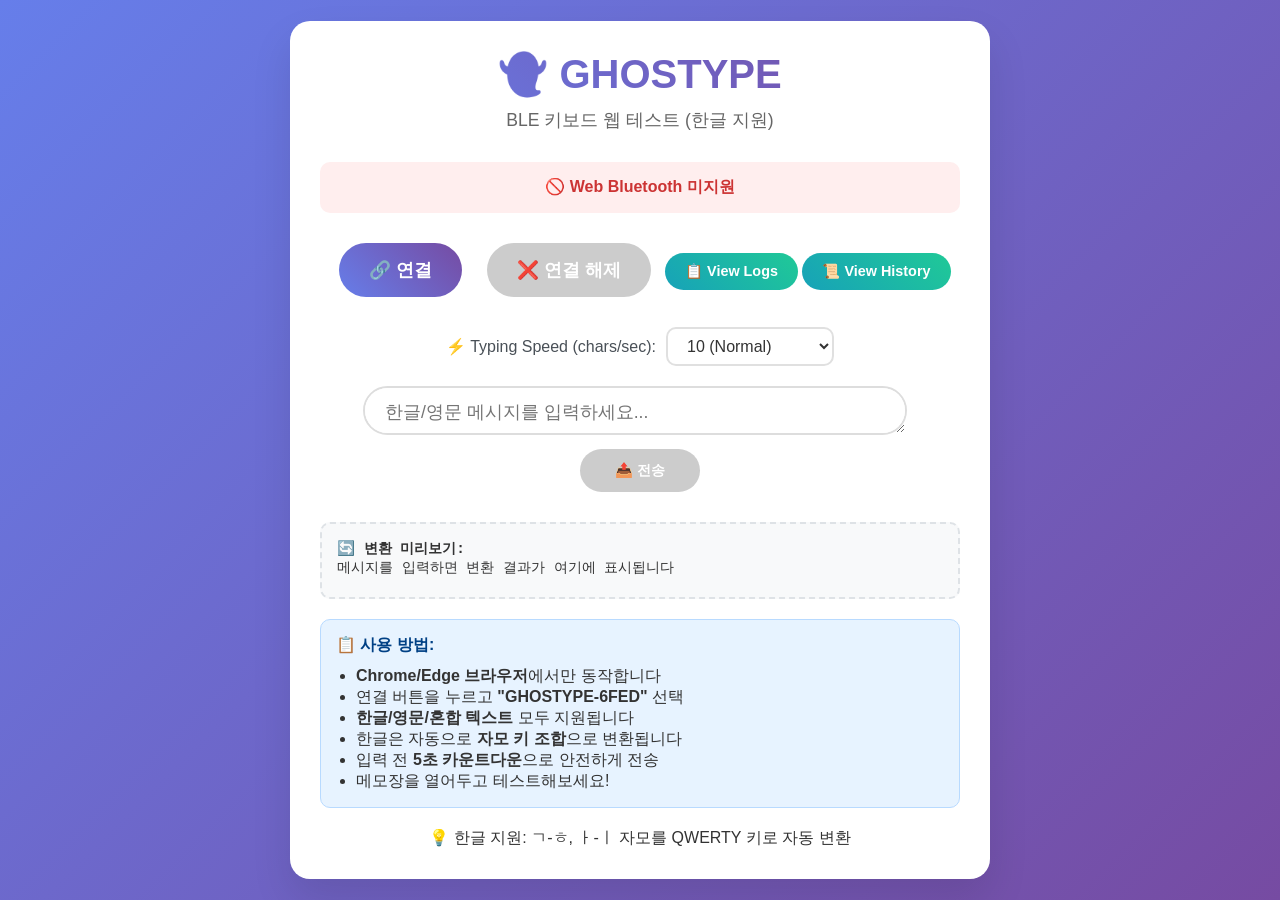
<file: ghosType/Front/index.html>
<!DOCTYPE html>
<html lang="ko">
<head>
    <meta charset="UTF-8">
    <meta name="viewport" content="width=device-width, initial-scale=1.0">
    <title>GHOSTYPE BLE 테스트 (한글 지원)</title>
    <style>
        * {
            margin: 0;
            padding: 0;
            box-sizing: border-box;
        }

        body {
            font-family: 'Segoe UI', Tahoma, Geneva, Verdana, sans-serif;
            background: linear-gradient(135deg, #667eea 0%, #764ba2 100%);
            min-height: 100vh;
            display: flex;
            justify-content: center;
            align-items: center;
            color: #333;
        }

        .container {
            background: white;
            border-radius: 20px;
            padding: 30px;
            box-shadow: 0 20px 40px rgba(0,0,0,0.1);
            width: 90%;
            max-width: 700px;
            text-align: center;
        }

        .logo {
            font-size: 2.5em;
            font-weight: bold;
            background: linear-gradient(45deg, #667eea, #764ba2);
            -webkit-background-clip: text;
            background-clip: text;
            -webkit-text-fill-color: transparent;
            color: transparent;
            margin-bottom: 10px;
        }

        .subtitle {
            color: #666;
            margin-bottom: 30px;
            font-size: 1.1em;
        }

        .status {
            padding: 15px;
            border-radius: 10px;
            margin: 20px 0;
            font-weight: bold;
            transition: all 0.3s ease;
        }

        .status.disconnected { background: #fee; color: #c33; }
        .status.connecting { background: #fff3cd; color: #856404; }
        .status.connected { background: #d4edda; color: #155724; }

        button {
            background: linear-gradient(45deg, #667eea, #764ba2);
            color: white;
            border: none;
            padding: 15px 30px;
            border-radius: 50px;
            font-size: 1.1em;
            font-weight: bold;
            cursor: pointer;
            margin: 10px;
            transition: all 0.3s ease;
            min-width: 120px;
        }

        button:hover {
            transform: translateY(-2px);
            box-shadow: 0 10px 20px rgba(0,0,0,0.2);
        }

        button:disabled {
            background: #ccc;
            cursor: not-allowed;
            transform: none;
            box-shadow: none;
        }

        .typing-speed-control {
            margin: 20px 0;
            display: flex;
            align-items: center;
            justify-content: center;
            gap: 10px;
        }

        .typing-speed-control label {
            color: #495057;
            font-weight: 500;
        }

        .typing-speed-control select {
            padding: 8px 15px;
            border-radius: 10px;
            border: 2px solid #e0e0e0;
            background: white;
            color: #333;
            font-size: 1em;
            cursor: pointer;
            transition: all 0.3s ease;
        }

        .typing-speed-control select:hover {
            border-color: #007bff;
            box-shadow: 0 0 0 3px rgba(0, 123, 255, 0.1);
        }

        .typing-speed-control select:focus {
            outline: none;
            border-color: #007bff;
            box-shadow: 0 0 0 3px rgba(0, 123, 255, 0.2);
        }

        .message-area {
            margin: 20px 0;
        }

        input[type="text"], textarea {
            width: 85%;
            padding: 12px 20px;
            border: 2px solid #ddd;
            border-radius: 25px;
            font-size: 1.1em;
            margin-right: 10px;
            transition: all 0.3s ease;
            font-family: inherit;
        }

        input[type="text"]:focus, textarea:focus {
            outline: none;
            border-color: #667eea;
        }

        .send-btn {
            padding: 12px 20px;
            font-size: 0.9em;
        }

        .conversion-preview {
            background: #f8f9fa;
            border: 2px dashed #dee2e6;
            border-radius: 10px;
            padding: 15px;
            margin: 15px 0;
            font-family: 'Courier New', monospace;
            font-size: 0.9em;
            text-align: left;
            min-height: 60px;
            transition: all 0.3s ease;
        }

        .conversion-preview.korean {
            border-color: #28a745;
            background: #d4edda;
        }

        .conversion-preview.english {
            border-color: #007bff;
            background: #d1ecf1;
        }

        .conversion-preview.mixed {
            border-color: #ffc107;
            background: #fff3cd;
        }

        .protocol-info {
            font-size: 0.8em;
            color: #6c757d;
            margin-top: 5px;
        }

        .log {
            background: #f8f9fa;
            border: 1px solid #dee2e6;
            border-radius: 10px;
            padding: 15px;
            margin: 20px 0;
            max-height: 300px;
            overflow-y: auto;
            text-align: left;
            font-family: 'Courier New', monospace;
            font-size: 0.9em;
        }

        /* Log Modal Styles */
        .log-modal {
            position: fixed;
            top: 0;
            left: 0;
            width: 100%;
            height: 100%;
            background: rgba(0, 0, 0, 0.6);
            display: flex;
            justify-content: center;
            align-items: center;
            z-index: 1001;
            backdrop-filter: blur(5px);
        }

        .log-modal-content {
            background: white;
            padding: 30px;
            border-radius: 20px;
            box-shadow: 0 30px 60px rgba(0,0,0,0.3);
            max-width: 800px;
            width: 90%;
            max-height: 80vh;
            display: flex;
            flex-direction: column;
            animation: modalSlide 0.3s ease-out;
        }

        .log-modal-header {
            display: flex;
            justify-content: space-between;
            align-items: center;
            margin-bottom: 20px;
        }

        .log-modal-title {
            font-size: 1.5em;
            font-weight: bold;
            color: #333;
        }

        .log-modal-close {
            background: #dc3545;
            color: white;
            border: none;
            width: 35px;
            height: 35px;
            border-radius: 50%;
            font-size: 1.2em;
            cursor: pointer;
            display: flex;
            align-items: center;
            justify-content: center;
            transition: all 0.3s ease;
        }

        .log-modal-close:hover {
            background: #c82333;
            transform: rotate(90deg);
        }

        .log-modal-body {
            flex: 1;
            overflow-y: auto;
            background: #f8f9fa;
            border: 1px solid #dee2e6;
            border-radius: 10px;
            padding: 15px;
            font-family: 'Courier New', monospace;
            font-size: 0.9em;
        }

        .view-logs-btn {
            background: linear-gradient(45deg, #17a2b8, #20c997);
            padding: 10px 20px;
            font-size: 0.9em;
            margin: 10px 0;
        }

        .view-logs-btn:hover {
            background: linear-gradient(45deg, #138496, #1aa379);
        }

        .log-entry {
            margin: 5px 0;
            padding: 5px;
            border-radius: 5px;
        }

        .log-info { background: #d1ecf1; color: #0c5460; }
        .log-success { background: #d4edda; color: #155724; }
        .log-error { background: #f8d7da; color: #721c24; }
        .log-data { background: #fff3cd; color: #856404; }

        .test-buttons {
            display: flex;
            flex-wrap: wrap;
            gap: 10px;
            justify-content: center;
            margin: 15px 0;
        }

        .test-btn {
            padding: 8px 16px;
            font-size: 0.9em;
            border-radius: 20px;
            background: linear-gradient(45deg, #28a745, #20c997);
        }

        .test-btn:hover {
            background: linear-gradient(45deg, #218838, #1ea383);
        }

        .korean-test-btn {
            background: linear-gradient(45deg, #dc3545, #e83e8c);
        }

        .korean-test-btn:hover {
            background: linear-gradient(45deg, #c82333, #d91a72);
        }

        .special-btn {
            background: linear-gradient(45deg, #6f42c1, #e83e8c);
        }

        .special-btn:hover {
            background: linear-gradient(45deg, #5a2d91, #d91a72);
        }


        /* 카운트다운 모달 스타일 */
        .countdown-modal {
            position: fixed;
            top: 0;
            left: 0;
            width: 100%;
            height: 100%;
            background: rgba(0, 0, 0, 0.8);
            display: flex;
            justify-content: center;
            align-items: center;
            z-index: 1000;
            backdrop-filter: blur(5px);
        }

        .countdown-content {
            background: white;
            padding: 40px;
            border-radius: 20px;
            text-align: center;
            box-shadow: 0 30px 60px rgba(0,0,0,0.3);
            max-width: 500px;
            width: 90%;
            animation: modalSlide 0.3s ease-out;
        }

        .countdown-instruction {
            margin: 20px 0;
            padding: 20px;
            background: #f8f9fa;
            border-radius: 10px;
            border-left: 4px solid #667eea;
        }

        .countdown-instruction p {
            margin: 10px 0;
            color: #555;
            line-height: 1.5;
        }

        .countdown-instruction strong {
            color: #333;
        }

        @keyframes modalSlide {
            from {
                transform: translateY(-50px);
                opacity: 0;
            }
            to {
                transform: translateY(0);
                opacity: 1;
            }
        }

        .countdown-number {
            font-size: 4em;
            font-weight: bold;
            color: #667eea;
            margin: 20px 0;
            text-shadow: 0 2px 10px rgba(102, 126, 234, 0.3);
            animation: pulse 1s ease-in-out infinite;
        }

        @keyframes pulse {
            0%, 100% { transform: scale(1); }
            50% { transform: scale(1.1); }
        }

        .countdown-message {
            font-size: 1.2em;
            color: #333;
            margin: 20px 0;
        }

        .countdown-preview {
            background: #f8f9fa;
            border: 2px dashed #dee2e6;
            border-radius: 10px;
            padding: 15px;
            margin: 20px 0;
            font-family: 'Courier New', monospace;
            color: #495057;
            word-break: break-all;
            text-align: left;
        }

        .cancel-btn {
            background: #dc3545;
            margin-top: 20px;
        }

        .cancel-btn:hover {
            background: #c82333;
            transform: translateY(-2px);
        }

        .info-box {
            background: #e7f3ff;
            border: 1px solid #b8daff;
            border-radius: 10px;
            padding: 15px;
            margin: 20px 0;
            text-align: left;
        }

        .info-box h4 {
            color: #004085;
            margin-bottom: 10px;
        }

        .info-box ul {
            margin-left: 20px;
        }

        .language-indicator {
            display: inline-block;
            padding: 4px 8px;
            border-radius: 12px;
            font-size: 0.7em;
            font-weight: bold;
            margin-left: 8px;
        }

        .lang-korean {
            background: #d4edda;
            color: #155724;
        }

        .lang-english {
            background: #d1ecf1;
            color: #0c5460;
        }

        .lang-mixed {
            background: #fff3cd;
            color: #856404;
        }

        .lang-special {
            background: #e2e3e5;
            color: #383d41;
        }

        /* Message Input Modal Styles */
        .message-modal {
            position: fixed;
            top: 0;
            left: 0;
            width: 100%;
            height: 100%;
            background: rgba(0, 0, 0, 0.8);
            display: flex;
            justify-content: center;
            align-items: center;
            z-index: 1002;
            backdrop-filter: blur(5px);
        }

        .message-modal-content {
            background: white;
            padding: 40px;
            border-radius: 20px;
            box-shadow: 0 30px 60px rgba(0,0,0,0.3);
            max-width: 900px;
            width: 90%;
            max-height: 90vh;
            display: flex;
            flex-direction: column;
            animation: modalSlide 0.3s ease-out;
        }

        .message-modal-header {
            display: flex;
            justify-content: space-between;
            align-items: center;
            margin-bottom: 20px;
        }

        .message-modal-title {
            font-size: 1.8em;
            font-weight: bold;
            color: #333;
        }

        .message-modal-textarea {
            width: 100%;
            min-height: 300px;
            padding: 20px;
            border: 2px solid #ddd;
            border-radius: 15px;
            font-size: 1.2em;
            font-family: 'Segoe UI', Tahoma, Geneva, Verdana, sans-serif;
            resize: vertical;
            margin-bottom: 20px;
        }

        .message-modal-textarea:focus {
            outline: none;
            border-color: #667eea;
        }

        .message-modal-preview {
            background: #f8f9fa;
            border: 2px dashed #dee2e6;
            border-radius: 10px;
            padding: 20px;
            margin-bottom: 20px;
            font-family: 'Courier New', monospace;
            font-size: 1em;
            max-height: 200px;
            overflow-y: auto;
        }

        .message-modal-footer {
            display: flex;
            justify-content: flex-end;
            gap: 10px;
        }

        .done-btn {
            background: linear-gradient(45deg, #28a745, #20c997);
        }

        .done-btn:hover {
            background: linear-gradient(45deg, #218838, #1aa383);
        }

        /* Responsive Design */
        @media (max-width: 768px) {
            .container {
                width: 95%;
                padding: 20px;
            }

            .logo {
                font-size: 2em;
            }

            .subtitle {
                font-size: 1em;
            }

            button {
                padding: 12px 20px;
                font-size: 1em;
                min-width: 100px;
            }

            input[type="text"] {
                width: 100%;
                margin-bottom: 10px;
                margin-right: 0;
            }

            .message-area {
                display: flex;
                flex-direction: column;
            }

            .send-btn {
                width: 100%;
            }

            .test-buttons {
                gap: 5px;
            }

            .test-btn, .korean-test-btn, .special-btn {
                padding: 6px 12px;
                font-size: 0.8em;
            }

            .message-modal-content {
                padding: 20px;
                width: 95%;
            }

            .message-modal-textarea {
                min-height: 200px;
                font-size: 1em;
            }

            .log-modal-content {
                padding: 20px;
                width: 95%;
            }
        }
    </style>
</head>
<body>
    <div class="container" role="main">
        <div class="logo">👻 GHOSTYPE</div>
        <div class="subtitle">BLE 키보드 웹 테스트 (한글 지원)</div>

        <div id="status" class="status disconnected" role="status" aria-live="polite">
            🔴 연결 안됨 - 연결 버튼을 클릭하세요
        </div>

        <div class="controls" role="group" aria-label="연결 컨트롤">
            <button id="connectBtn" onclick="connectDevice()" aria-label="BLE 디바이스 연결">🔗 연결</button>
            <button id="disconnectBtn" onclick="disconnectDevice()" disabled aria-label="BLE 디바이스 연결 해제">❌ 연결 해제</button>
            <button class="view-logs-btn" onclick="toggleLogModal()" aria-label="연결 로그 보기">📋 View Logs</button>
            <button class="view-logs-btn" onclick="openHistoryModal()" aria-label="메시지 히스토리 보기">📜 View History</button>
        </div>

        <!-- 타이핑 속도 설정 -->
        <div class="typing-speed-control" role="group" aria-label="타이핑 속도 설정">
            <label for="typingSpeed">⚡ Typing Speed (chars/sec):</label>
            <select id="typingSpeed" onchange="updateTypingSpeed()" aria-label="타이핑 속도 선택">
                <option value="8">8 (Slow)</option>
                <option value="10" selected>10 (Normal)</option>
                <option value="13">13 (Fast)</option>
                <option value="15">15 (Very Fast)</option>
                <option value="18">18 (Ultra Fast)</option>
                <option value="20">20 (Max Speed)</option>
            </select>
        </div>

        <div class="message-area">
            <textarea id="messageInput" placeholder="한글/영문 메시지를 입력하세요..." onclick="openMessageModal()" aria-label="메시지 입력" rows="1" style="resize: vertical; min-height: 48px; max-height: 120px; overflow-y: auto;"></textarea>
            <button class="send-btn" id="sendBtn" onclick="startCountdown()" disabled aria-label="메시지 전송">📤 전송</button>
        </div>

        <!-- 변환 미리보기 -->
        <div class="conversion-preview" id="conversionPreview" role="region" aria-label="텍스트 변환 미리보기" aria-live="polite">
            <strong>🔄 변환 미리보기:</strong><br>
            <span id="previewText">메시지를 입력하면 변환 결과가 여기에 표시됩니다</span>
            <div class="protocol-info" id="protocolInfo"></div>
        </div>


        <!-- 카운트다운 모달 -->
        <div id="countdownModal" class="countdown-modal" style="display: none;">
            <div class="countdown-content">
                <h3>⌨️ 키보드 입력 준비</h3>
                <div class="countdown-number" id="countdownNumber">5</div>
                <div class="countdown-message" id="countdownMessage">메모장에 커서를 놓고 기다리세요...</div>
                <div class="countdown-instruction">
                    <p>📝 <strong>중요:</strong> 입력을 받을 화면(메모장, 텍스트 에디터 등)에 커서를 클릭해 두세요!</p>
                    <p>⏰ 곧 자동 타이핑이 시작됩니다.</p>
                </div>
                <button class="cancel-btn" onclick="cancelCountdown()">❌ 취소</button>
            </div>
        </div>

        <!-- Log Modal -->
        <div id="logModal" class="log-modal" style="display: none;" role="dialog" aria-labelledby="logModalTitle" aria-describedby="logModalBody">
            <div class="log-modal-content">
                <div class="log-modal-header">
                    <h3 class="log-modal-title" id="logModalTitle">📋 Connection Logs</h3>
                    <button class="log-modal-close" onclick="toggleLogModal()" aria-label="로그 모달 닫기">×</button>
                </div>
                <div class="log-modal-body" id="logModalBody" role="log" aria-live="polite">
                    <div class="log-entry log-info">🌐 Web Bluetooth 준비됨 (한글 자모 변환 지원)</div>
                </div>
            </div>
        </div>

        <!-- Message Input Modal -->
        <div id="messageModal" class="message-modal" style="display: none;" role="dialog" aria-labelledby="messageModalTitle">
            <div class="message-modal-content">
                <div class="message-modal-header">
                    <h3 class="message-modal-title" id="messageModalTitle">✍️ Message Editor</h3>
                </div>
                <textarea 
                    id="messageModalTextarea" 
                    class="message-modal-textarea" 
                    placeholder="한글/영문 메시지를 입력하세요..."
                    aria-label="확장된 메시지 입력 영역"
                ></textarea>
                <div class="message-modal-preview" id="messageModalPreview">
                    <strong>🔄 변환 미리보기:</strong><br>
                    <span id="modalPreviewText">메시지를 입력하면 변환 결과가 여기에 표시됩니다</span>
                    <div class="protocol-info" id="modalProtocolInfo"></div>
                </div>
                <div class="message-modal-footer">
                    <button class="cancel-btn" onclick="closeMessageModal()" aria-label="취소">❌ Cancel</button>
                    <button class="done-btn" onclick="applyMessageModal()" aria-label="적용">✓ Done</button>
                </div>
            </div>
        </div>

        <!-- History Modal -->
        <div id="historyModal" class="history-modal" style="display: none;" role="dialog" aria-labelledby="historyModalTitle">
            <div class="history-modal-content">
                <div class="history-modal-header">
                    <h3 class="history-modal-title" id="historyModalTitle">📜 Message History</h3>
                    <button class="history-modal-close" onclick="closeHistoryModal()" aria-label="히스토리 모달 닫기">×</button>
                </div>
                
                <input type="text" id="historySearch" class="history-search" placeholder="Search messages..." aria-label="메시지 검색">
                
                <div class="history-stats" id="historyStats">
                    <span>Total: 0</span>
                    <span>Today: 0</span>
                    <span>This Week: 0</span>
                </div>
                
                <div class="history-list" id="historyList">
                    <div class="history-empty">No messages found. Start typing to build your history!</div>
                </div>
                
                <div class="history-modal-footer">
                    <button class="history-clear-btn" onclick="clearHistory()" aria-label="히스토리 삭제">🗑️ Clear All</button>
                    <button class="history-export-btn" onclick="exportHistory()" aria-label="히스토리 내보내기">📁 Export</button>
                </div>
            </div>
        </div>

        <div class="info-box">
            <h4>📋 사용 방법:</h4>
            <ul>
                <li><strong>Chrome/Edge 브라우저</strong>에서만 동작합니다</li>
                <li>연결 버튼을 누르고 <strong>"GHOSTYPE-6FED"</strong> 선택</li>
                <li><strong>한글/영문/혼합 텍스트</strong> 모두 지원됩니다</li>
                <li>한글은 자동으로 <strong>자모 키 조합</strong>으로 변환됩니다</li>
                <li>입력 전 <strong>5초 카운트다운</strong>으로 안전하게 전송</li>
                <li>메모장을 열어두고 테스트해보세요!</li>
            </ul>
        </div>

        <div class="footer">
            💡 한글 지원: ㄱ-ㅎ, ㅏ-ㅣ 자모를 QWERTY 키로 자동 변환
        </div>
    </div>

    <script>
        // BLE 서비스 및 특성 UUID
        const SERVICE_UUID = '6e400001-b5a3-f393-e0a9-e50e24dcca9e';
        const RX_CHAR_UUID = '6e400002-b5a3-f393-e0a9-e50e24dcca9e';
        const TX_CHAR_UUID = '6e400003-b5a3-f393-e0a9-e50e24dcca9e';

        let device = null;
        let server = null;
        let service = null;
        let rxCharacteristic = null;
        let txCharacteristic = null;
        let countdownTimer = null;
        let countdownPending = null;
        let currentTypingSpeed = 10; // Default typing speed in characters per second

        // ===== 한글 → 자모 키 변환 로직 =====

        // 두벌식 키보드 매핑 테이블
        const QWERTY_TO_JAMO = {
            // 자음 (왼손)
            'q': 'ㅂ', 'w': 'ㅈ', 'e': 'ㄷ', 'r': 'ㄱ', 't': 'ㅅ',
            'a': 'ㅁ', 's': 'ㄴ', 'd': 'ㅇ', 'f': 'ㄹ', 'g': 'ㅎ',
            'z': 'ㅋ', 'x': 'ㅌ', 'c': 'ㅊ', 'v': 'ㅍ',
            
            // 모음 (오른손)
            'y': 'ㅛ', 'u': 'ㅕ', 'i': 'ㅑ', 'o': 'ㅐ', 'p': 'ㅔ',
            'h': 'ㅗ', 'j': 'ㅓ', 'k': 'ㅏ', 'l': 'ㅣ',
            'b': 'ㅠ', 'n': 'ㅜ', 'm': 'ㅡ',
            
            // Shift 조합
            'Q': 'ㅃ', 'W': 'ㅉ', 'E': 'ㄸ', 'R': 'ㄲ', 'T': 'ㅆ',
            'O': 'ㅒ', 'P': 'ㅖ'
        };

        // 역방향 매핑 (자모 → QWERTY)
        const JAMO_TO_QWERTY = {};
        Object.keys(QWERTY_TO_JAMO).forEach(key => {
            JAMO_TO_QWERTY[QWERTY_TO_JAMO[key]] = key;
        });

        // 복합 모음 분해 매핑
        const COMPOUND_VOWELS = {
            'ㅘ': ['ㅗ', 'ㅏ'],  // o + a
            'ㅙ': ['ㅗ', 'ㅐ'],  // o + ae
            'ㅚ': ['ㅗ', 'ㅣ'],  // o + i
            'ㅝ': ['ㅜ', 'ㅓ'],  // u + eo
            'ㅞ': ['ㅜ', 'ㅔ'],  // u + e
            'ㅟ': ['ㅜ', 'ㅣ'],  // u + i
            'ㅢ': ['ㅡ', 'ㅣ']   // eu + i
        };

        // 한글 유니코드 분해 함수
        function decomposeHangul(char) {
            const code = char.charCodeAt(0);
            
            // 한글 완성형 범위 체크 (가-힣)
            if (code < 0xAC00 || code > 0xD7A3) {
                return null;
            }
            
            const base = code - 0xAC00;
            const cho = Math.floor(base / 588);           // 초성
            const jung = Math.floor((base % 588) / 28);   // 중성
            const jong = base % 28;                       // 종성
            
            // 자모 배열
            const chosung = ['ㄱ','ㄲ','ㄴ','ㄷ','ㄸ','ㄹ','ㅁ','ㅂ','ㅃ','ㅅ','ㅆ','ㅇ','ㅈ','ㅉ','ㅊ','ㅋ','ㅌ','ㅍ','ㅎ'];
            const jungsung = ['ㅏ','ㅐ','ㅑ','ㅒ','ㅓ','ㅔ','ㅕ','ㅖ','ㅗ','ㅘ','ㅙ','ㅚ','ㅛ','ㅜ','ㅝ','ㅞ','ㅟ','ㅠ','ㅡ','ㅢ','ㅣ'];
            const jongsung = ['','ㄱ','ㄲ','ㄱㅅ','ㄴ','ㄴㅈ','ㄴㅎ','ㄷ','ㄹ','ㄹㄱ','ㄹㅁ','ㄹㅂ','ㄹㅅ','ㄹㅌ','ㄹㅍ','ㄹㅎ','ㅁ','ㅂ','ㅂㅅ','ㅅ','ㅆ','ㅇ','ㅈ','ㅊ','ㅋ','ㅌ','ㅍ','ㅎ'];
            
            const result = [];
            
            // 초성 추가
            result.push(chosung[cho]);
            
            // 중성 추가 (복합모음 처리)
            const jungsungChar = jungsung[jung];
            if (COMPOUND_VOWELS[jungsungChar]) {
                // 복합모음인 경우 분해해서 추가
                result.push(...COMPOUND_VOWELS[jungsungChar]);
            } else {
                // 단순모음인 경우 그대로 추가
                result.push(jungsungChar);
            }
            
            // 종성 추가 (복합자음 처리)
            if (jong > 0) {
                const jongChar = jongsung[jong];
                if (jongChar.length === 2) {
                    // 복합 종성 (예: ㄱㅅ)
                    result.push(jongChar[0]);
                    result.push(jongChar[1]);
                } else {
                    result.push(jongChar);
                }
            }
            
            return result;
        }

        // 자모를 QWERTY 키로 변환
        function jamoToQwerty(jamo) {
            // Check if the character exists in the mapping
            if (JAMO_TO_QWERTY.hasOwnProperty(jamo)) {
                return JAMO_TO_QWERTY[jamo];
            }
            
            // For unmapped characters, only return if it's a safe printable character
            const code = jamo.charCodeAt(0);
            if ((code >= 32 && code <= 126) || (code >= 0xAC00 && code <= 0xD7A3)) {
                return jamo;
            }
            
            // Filter out problematic characters that might cause issues
            return '';
        }

        // 한글 텍스트를 자모 키 조합으로 변환
        function convertHangulToJamoKeys(text) {
            let result = '';
            
            for (let char of text) {
                const jamos = decomposeHangul(char);
                if (jamos) {
                    // 한글인 경우 자모로 분해 후 QWERTY 키로 변환
                    for (let jamo of jamos) {
                        const qwertyKey = jamoToQwerty(jamo);
                        if (qwertyKey) {
                            result += qwertyKey;
                        } else {
                            console.warn('매핑되지 않은 자모:', jamo, '(U+' + jamo.charCodeAt(0).toString(16).toUpperCase() + ')');
                        }
                    }
                } else {
                    // Check if it's a single jamo character (ㅂㅈㄷㄱ 등)
                    const qwertyKey = jamoToQwerty(char);
                    if (qwertyKey) {
                        result += qwertyKey;
                    } else {
                        // 한글이 아닌 경우 그대로
                        result += char;
                    }
                }
            }
            
            return result;
        }

        // 텍스트 타입 분석
        function analyzeText(text) {
            let hasKorean = false;
            let hasEnglish = false;
            let hasSpecial = false;
            
            for (let char of text) {
                const code = char.charCodeAt(0);
                if (code >= 0xAC00 && code <= 0xD7A3) {
                    hasKorean = true;
                } else if ((code >= 65 && code <= 90) || (code >= 97 && code <= 122)) {
                    hasEnglish = true;
                } else if (code >= 32 && code <= 126) {
                    hasSpecial = true;
                }
            }
            
            if (hasKorean && hasEnglish) return 'mixed';
            if (hasKorean) return 'korean';
            if (hasEnglish || hasSpecial) return 'english';
            return 'unknown';
        }

        // 언어별 텍스트 세그멘테이션
        function segmentTextByLanguage(text) {
            const segments = [];
            let currentSegment = '';
            let currentLanguage = null;
            
            for (let i = 0; i < text.length; i++) {
                const char = text[i];
                const code = char.charCodeAt(0);
                
                // 문자 언어 결정
                let charLanguage;
                if (code >= 0xAC00 && code <= 0xD7A3) {
                    // 한글 음절
                    charLanguage = 'korean';
                } else if ((code >= 65 && code <= 90) || (code >= 97 && code <= 122) || 
                          (code >= 32 && code <= 126) || code === 10 || code === 13 || code === 9) {
                    // 영문자, ASCII 문자, 특수문자 (공백, 개행 등)
                    charLanguage = 'english';
                } else {
                    // 기타 문자는 영문으로 처리
                    charLanguage = 'english';
                }
                
                // 언어가 바뀌면 현재 세그먼트 저장하고 새로 시작
                if (currentLanguage !== null && currentLanguage !== charLanguage) {
                    if (currentSegment.length > 0) {
                        segments.push({
                            text: currentSegment,
                            language: currentLanguage
                        });
                    }
                    currentSegment = char;
                    currentLanguage = charLanguage;
                } else {
                    // 현재 세그먼트 계속
                    currentSegment += char;
                    currentLanguage = charLanguage;
                }
            }
            
            // 마지막 세그먼트 추가
            if (currentSegment.length > 0) {
                segments.push({
                    text: currentSegment,
                    language: currentLanguage
                });
            }
            
            return segments;
        }

        // 텍스트에서 엔터키를 분리해서 프로토콜 생성
        function processTextWithEnters(text, language) {
            const blocks = [];
            const parts = text.split('\n');
            
            for (let i = 0; i < parts.length; i++) {
                const part = parts[i];
                
                if (part.length > 0) {
                    // 텍스트가 있으면 추가
                    if (language === 'korean') {
                        const jamoKeys = convertHangulToJamoKeys(part);
                        blocks.push(`#TEXT:${jamoKeys}`);
                    } else {
                        blocks.push(`#TEXT:${part}`);
                    }
                }
                
                // 마지막이 아니면 엔터키 추가 (줄바꿈 표시)
                if (i < parts.length - 1) {
                    blocks.push(`#CMD:ENTER`);
                }
            }
            
            return blocks;
        }

        // 블록 기반 프로토콜 생성
        function generateBlockProtocol(segments) {
            const protocolBlocks = [];
            let convertedText = '';
            let hasKorean = false;
            
            for (const segment of segments) {
                if (segment.language === 'korean') {
                    hasKorean = true;
                    protocolBlocks.push(`#CMD:HANGUL`);
                    
                    // 엔터키가 포함된 텍스트 처리
                    const textBlocks = processTextWithEnters(segment.text, 'korean');
                    protocolBlocks.push(...textBlocks);
                    
                    // 변환된 텍스트는 엔터키 포함해서 저장
                    const jamoKeys = convertHangulToJamoKeys(segment.text);
                    convertedText += jamoKeys;
                } else {
                    protocolBlocks.push(`#CMD:ENGLISH`);
                    
                    // 엔터키가 포함된 텍스트 처리
                    const textBlocks = processTextWithEnters(segment.text, 'english');
                    protocolBlocks.push(...textBlocks);
                    
                    convertedText += segment.text;
                }
            }
            
            return {
                protocol: protocolBlocks.join('\n'),
                convertedText: convertedText,
                hasKorean: hasKorean
            };
        }

        // 스마트 텍스트 변환 (블록 기반 프로토콜)
        function convertTextWithProtocol(text) {
            console.log('convertTextWithProtocol 시작, 입력:', JSON.stringify(text));
            console.log('입력에 엔터키 있나?', text.includes('\n'));
            
            const analysis = analyzeText(text);
            const type = analysis.type || analysis; // Handle both old and new format
            console.log('analyzeText 결과:', analysis);
            console.log('추출된 타입:', type);
            
            // 혼합 언어나 한글 텍스트는 블록 기반 프로토콜 사용
            if (type === 'mixed') {
                console.log('혼합 텍스트 감지 - 블록 기반 프로토콜 사용');
                
                const segments = segmentTextByLanguage(text);
                console.log('언어별 세그먼트:', segments);
                
                const blockResult = generateBlockProtocol(segments);
                console.log('생성된 프로토콜:', blockResult.protocol);
                
                const result = {
                    original: text,
                    converted: blockResult.convertedText,
                    protocol: blockResult.protocol,
                    type: 'mixed',
                    description: '혼합 언어 블록 프로토콜'
                };
                console.log('sendData 호출, 메시지:', blockResult.protocol);
                return result;
            } else if (type === 'korean') {
                // 순수 한글 - 일관성을 위해 블록 프로토콜 사용
                console.log('순수 한글 텍스트 - 블록 프로토콜 사용');
                
                const jamoKeys = convertHangulToJamoKeys(text);
                console.log('jamoKeys 변환 결과:', JSON.stringify(jamoKeys));
                
                // 엔터키 처리
                const protocolBlocks = [`#CMD:HANGUL`];
                const textBlocks = processTextWithEnters(text, 'korean');
                protocolBlocks.push(...textBlocks);
                const protocol = protocolBlocks.join('\n');
                
                const result = {
                    original: text,
                    converted: jamoKeys,
                    protocol: protocol,
                    type: 'korean',
                    description: '한글 블록 프로토콜'
                };
                console.log('sendData 호출, 메시지:', protocol);
                return result;
            } else {
                // 순수 영문 - 일관성을 위해 블록 프로토콜 사용
                console.log('순수 영문 텍스트 - 블록 프로토콜 사용');
                
                // 엔터키 처리
                const protocolBlocks = [`#CMD:ENGLISH`];
                const textBlocks = processTextWithEnters(text, 'english');
                protocolBlocks.push(...textBlocks);
                const protocol = protocolBlocks.join('\n');
                
                const result = {
                    original: text,
                    converted: text,
                    protocol: protocol,
                    type: 'english',
                    description: '영문 블록 프로토콜'
                };
                console.log('sendData 호출, 메시지:', protocol);
                return result;
            }
        }

        // 실시간 변환 미리보기 업데이트
        // 긴 텍스트 축약 함수
        function truncateText(text, maxLength = 100) {
            if (!text || text.length <= maxLength) {
                return text;
            }
            return text.substring(0, maxLength) + '...';
        }

        function updateConversionPreview() {
            const input = document.getElementById('messageInput');
            const preview = document.getElementById('conversionPreview');
            const previewText = document.getElementById('previewText');
            const protocolInfo = document.getElementById('protocolInfo');
            const text = input.value;
            
            // 디버깅: 미리보기 업데이트 시 텍스트 확인
            console.log('updateConversionPreview 호출, 텍스트:', JSON.stringify(text));
            console.log('미리보기 텍스트에 엔터키 있나?', text.includes('\n'));
            
            if (!text) {
                preview.className = 'conversion-preview';
                previewText.textContent = '메시지를 입력하면 변환 결과가 여기에 표시됩니다';
                protocolInfo.textContent = '';
                return;
            }
            
            const result = convertTextWithProtocol(text);
            
            // 미리보기 스타일 업데이트
            preview.className = `conversion-preview ${result.type}`;
            
            // 긴 텍스트 축약
            const truncatedOriginal = truncateText(result.original, 50);
            const truncatedConverted = truncateText(result.converted, 50);
            
            // 엔터키 등 특수 문자 표시
            const displayOriginal = truncatedOriginal
                .replace(/\n/g, '↵<br>')
                .replace(/\t/g, '→')
                .replace(/\r/g, '↓');
            
            const displayConverted = truncatedConverted
                .replace(/\n/g, '↵<br>')
                .replace(/\t/g, '→')
                .replace(/\r/g, '↓');
            
            // 변환 결과 표시
            if (result.type === 'korean' || result.type === 'mixed') {
                previewText.innerHTML = `
                    <strong>원본:</strong> ${displayOriginal}<br>
                    <strong>자모:</strong> ${displayConverted}<br>
                    <strong>설명:</strong> ${result.description}
                `;
            } else {
                previewText.innerHTML = `
                    <strong>텍스트:</strong> ${displayOriginal}<br>
                    <strong>설명:</strong> ${result.description}
                `;
            }
            
            // 프로토콜 정보도 축약
            const truncatedProtocol = truncateText(result.protocol, 80);
            protocolInfo.textContent = `전송 프로토콜: ${truncatedProtocol}`;
        }

        // ===== BLE 통신 함수들 =====

        function addLog(message, type = 'info') {
            const log = document.getElementById('logModalBody');
            const entry = document.createElement('div');
            entry.className = `log-entry log-${type}`;
            entry.innerHTML = `[${new Date().toLocaleTimeString()}] ${message}`;
            log.appendChild(entry);
            log.scrollTop = log.scrollHeight;
        }

        function toggleLogModal() {
            const modal = document.getElementById('logModal');
            modal.style.display = modal.style.display === 'none' ? 'flex' : 'none';
        }

        // Close modals when clicking outside
        document.getElementById('logModal').addEventListener('click', function(event) {
            if (event.target === this) {
                toggleLogModal();
            }
        });

        document.getElementById('messageModal').addEventListener('click', function(event) {
            if (event.target === this) {
                closeMessageModal();
            }
        });

        document.getElementById('countdownModal').addEventListener('click', function(event) {
            if (event.target === this) {
                cancelCountdown();
            }
        });

        // Typing Speed Control
        function updateTypingSpeed() {
            const speedSelect = document.getElementById('typingSpeed');
            currentTypingSpeed = parseInt(speedSelect.value);
            
            // Save to localStorage
            localStorage.setItem('ghostype_typing_speed', currentTypingSpeed);
            
            // Send configuration to ESP32 if connected
            if (rxCharacteristic) {
                const configData = {
                    mode: "typing",
                    speed_cps: currentTypingSpeed
                };
                const configProtocol = `GHTYPE_CFG:${JSON.stringify(configData)}`;
                
                sendData(configProtocol).then(success => {
                    if (success) {
                        addLog(`⚡ 타이핑 속도 변경: ${currentTypingSpeed} chars/sec`, 'success');
                    }
                });
            } else {
                addLog(`⚡ 타이핑 속도 설정: ${currentTypingSpeed} chars/sec (연결 후 적용)`, 'info');
            }
        }

        // Load saved typing speed
        function loadTypingSpeed() {
            const savedSpeed = localStorage.getItem('ghostype_typing_speed');
            if (savedSpeed) {
                currentTypingSpeed = parseInt(savedSpeed);
                document.getElementById('typingSpeed').value = savedSpeed;
            }
        }

        // Message Modal Functions
        function openMessageModal() {
            const modal = document.getElementById('messageModal');
            const textarea = document.getElementById('messageModalTextarea');
            const input = document.getElementById('messageInput');
            
            // Copy current value to modal
            textarea.value = input.value;
            modal.style.display = 'flex';
            
            // Focus textarea and update preview
            textarea.focus();
            updateModalPreview();
        }

        function closeMessageModal() {
            const modal = document.getElementById('messageModal');
            modal.style.display = 'none';
        }

        function applyMessageModal() {
            const textarea = document.getElementById('messageModalTextarea');
            const input = document.getElementById('messageInput');
            
            // 디버깅: 텍스트가 제대로 복사되는지 확인
            console.log('팝업 텍스트:', JSON.stringify(textarea.value));
            console.log('팝업 텍스트에 엔터키 있나?', textarea.value.includes('\n'));
            
            // Copy value back to input
            input.value = textarea.value;
            
            console.log('메인 입력창 텍스트:', JSON.stringify(input.value));
            console.log('메인 입력창에 엔터키 있나?', input.value.includes('\n'));
            
            updateConversionPreview();
            closeMessageModal();
        }

        function updateModalPreview() {
            const textarea = document.getElementById('messageModalTextarea');
            const previewText = document.getElementById('modalPreviewText');
            const protocolInfo = document.getElementById('modalProtocolInfo');
            const text = textarea.value;
            
            if (!text) {
                previewText.textContent = '메시지를 입력하면 변환 결과가 여기에 표시됩니다';
                protocolInfo.textContent = '';
                return;
            }
            
            const result = convertTextWithProtocol(text);
            
            // 긴 텍스트 축약 (모달에서는 조금 더 길게)
            const truncatedOriginal = truncateText(result.original, 80);
            const truncatedConverted = truncateText(result.converted, 80);
            
            // 엔터키 등 특수 문자 표시
            const displayOriginal = truncatedOriginal
                .replace(/\n/g, '↵<br>')
                .replace(/\t/g, '→')
                .replace(/\r/g, '↓');
            
            const displayConverted = truncatedConverted
                .replace(/\n/g, '↵<br>')
                .replace(/\t/g, '→')
                .replace(/\r/g, '↓');
            
            if (result.type === 'korean' || result.type === 'mixed') {
                previewText.innerHTML = `
                    <strong>원본:</strong> ${displayOriginal}<br>
                    <strong>자모:</strong> ${displayConverted}<br>
                    <strong>설명:</strong> ${result.description}
                `;
            } else {
                previewText.innerHTML = `
                    <strong>텍스트:</strong> ${displayOriginal}<br>
                    <strong>설명:</strong> ${result.description}
                `;
            }
            
            // 프로토콜 정보도 축약
            const truncatedProtocol = truncateText(result.protocol, 100);
            protocolInfo.textContent = `전송 프로토콜: ${truncatedProtocol}`;
        }

        function updateStatus(message, type) {
            const status = document.getElementById('status');
            status.textContent = message;
            status.className = `status ${type}`;
        }

        function updateUI(connected) {
            document.getElementById('connectBtn').disabled = connected;
            document.getElementById('disconnectBtn').disabled = !connected;
            // 입력창은 항상 활성화 (미리보기를 위해)
            // document.getElementById('messageInput').disabled = !connected;
            document.getElementById('sendBtn').disabled = !connected;
            
            if (connected) {
                addLog('🇰🇷 한글 자모 변환 기능 활성화', 'info');
                addLog('⌨️ 모든 한글이 자동으로 자모 키로 변환됩니다', 'info');
            }
        }

        // 카운트다운 시작
        function startCountdown() {
            const input = document.getElementById('messageInput');
            const message = input.value.trim();
            
            if (!message) {
                addLog('⚠️ 메시지를 입력하세요', 'error');
                return;
            }

            if (!rxCharacteristic) {
                addLog('❌ 먼저 GHOSTYPE 디바이스에 연결하세요', 'error');
                return;
            }

            const result = convertTextWithProtocol(message);
            startCountdownWithResult(result, () => {
                sendData(result.protocol);
                input.value = '';
                updateConversionPreview();
            });
        }

        // 테스트 텍스트 전송
        function testText(text) {
            const result = convertTextWithProtocol(text);
            startCountdownWithResult(result, () => {
                sendData(result.protocol);
            });
        }

        // 특수 키 전송
        function testSpecial(command) {
            const protocol = `GHTYPE_SPE:${command}`;
            const result = {
                original: command,
                converted: command,
                protocol: protocol,
                type: 'special',
                description: '특수 키 명령'
            };
            
            startCountdownWithResult(result, () => {
                sendData(protocol);
            });
        }

        // 카운트다운 (변환 결과 포함)
        function startCountdownWithResult(result, callback) {
            if (!rxCharacteristic) {
                addLog('❌ 연결되지 않음', 'error');
                return;
            }

            const modal = document.getElementById('countdownModal');
            const numberEl = document.getElementById('countdownNumber');
            const messageEl = document.getElementById('countdownMessage');
            
            modal.style.display = 'flex';
            
            let count = 5;
            countdownPending = callback;
            
            function updateCountdown() {
                numberEl.textContent = count;
                
                if (count > 0) {
                    messageEl.textContent = `${count}초 후 입력이 시작됩니다...`;
                    count--;
                    countdownTimer = setTimeout(updateCountdown, 1000);
                } else {
                    messageEl.textContent = '입력 중... ⌨️';
                    numberEl.textContent = '⌨️';
                    numberEl.style.animation = 'none';
                    
                    setTimeout(() => {
                        modal.style.display = 'none';
                        if (countdownPending) {
                            countdownPending();
                            countdownPending = null;
                            addLog(`⌨️ 전송: ${result.description} - "${result.original}"`, 'success');
                        }
                        numberEl.style.animation = 'pulse 1s ease-in-out infinite';
                    }, 1000);
                }
            }
            
            updateCountdown();
            addLog(`⏰ 5초 카운트다운: ${result.description}`, 'info');
        }

        function cancelCountdown() {
            if (countdownTimer) {
                clearTimeout(countdownTimer);
                countdownTimer = null;
            }
            countdownPending = null;
            
            const modal = document.getElementById('countdownModal');
            modal.style.display = 'none';
            
            addLog('❌ 입력 취소됨', 'info');
        }

        // BLE 연결
        async function connectDevice() {
            try {
                addLog('🔍 GHOSTYPE 디바이스 검색 중...', 'info');
                updateStatus('🔍 디바이스 검색 중...', 'connecting');

                device = await navigator.bluetooth.requestDevice({
                    filters: [
                        { namePrefix: 'GHOSTYPE' },
                        { services: [SERVICE_UUID] }
                    ],
                    optionalServices: [SERVICE_UUID]
                });

                addLog(`📱 디바이스 발견: ${device.name}`, 'success');
                device.addEventListener('gattserverdisconnected', onDisconnected);

                addLog('🔗 GATT 서버 연결 중...', 'info');
                server = await device.gatt.connect();

                addLog('📡 Nordic UART 서비스 검색 중...', 'info');
                service = await server.getPrimaryService(SERVICE_UUID);

                addLog('🔧 특성 설정 중...', 'info');
                rxCharacteristic = await service.getCharacteristic(RX_CHAR_UUID);
                txCharacteristic = await service.getCharacteristic(TX_CHAR_UUID);

                await txCharacteristic.startNotifications();
                txCharacteristic.addEventListener('characteristicvaluechanged', onDataReceived);

                addLog('🎉 연결 완료! 한글/영문 모두 지원됩니다', 'success');
                updateStatus('🟢 연결됨 - 한글/영문 입력 가능', 'connected');
                updateUI(true);

                // 자동 전송 제거됨 - 사용자가 필요할 때만 수동으로 전송

            } catch (error) {
                addLog(`❌ 연결 실패: ${error.message}`, 'error');
                updateStatus('🔴 연결 실패', 'disconnected');
                console.error('Connection failed:', error);
            }
        }

        function onDataReceived(event) {
            const value = new TextDecoder().decode(event.target.value);
            addLog(`📨 ESP32 응답: "${value}"`, 'data');
        }

        function onDisconnected() {
            addLog('👋 디바이스 연결 해제됨', 'info');
            updateStatus('🔴 연결 해제됨', 'disconnected');
            updateUI(false);
            
            device = null;
            server = null;
            service = null;
            rxCharacteristic = null;
            txCharacteristic = null;
        }

        async function disconnectDevice() {
            if (device && device.gatt.connected) {
                await device.gatt.disconnect();
            }
        }

        async function sendData(message) {
            if (!rxCharacteristic) {
                addLog('❌ 연결되지 않음', 'error');
                return false;
            }

            console.log('sendData 호출, 메시지:', JSON.stringify(message));
            console.log('전송할 메시지에 엔터키 있나?', message.includes('\n'));

            try {
                const encoder = new TextEncoder();
                const data = encoder.encode(message);
                
                console.log('인코딩된 데이터:', data);
                console.log('인코딩된 데이터 길이:', data.length);
                
                await rxCharacteristic.writeValue(data);
                addLog(`📤 프로토콜 전송: "${message}"`, 'success');
                return true;
            } catch (error) {
                addLog(`❌ 전송 실패: ${error.message}`, 'error');
                return false;
            }
        }

        // 이벤트 리스너
        document.getElementById('messageInput').addEventListener('input', function(event) {
            // 텍스트에리어 자동 크기 조정 (최대 120px)
            const textarea = event.target;
            textarea.style.height = 'auto';
            textarea.style.height = Math.min(textarea.scrollHeight, 120) + 'px';
            
            updateConversionPreview();
        });
        
        document.getElementById('messageInput').addEventListener('keypress', function(event) {
            if (event.key === 'Enter' && !event.shiftKey) {
                event.preventDefault();
                startCountdown();
            }
            // Shift+Enter는 줄바꿈 허용
        });
        
        // Add paste event listener for main input field
        document.getElementById('messageInput').addEventListener('paste', function(event) {
            event.preventDefault();
            
            // Get clipboard data
            const clipboardData = event.clipboardData || window.clipboardData;
            let pastedText = clipboardData.getData('text');
            
            // Clean the pasted text to remove any problematic characters
            pastedText = pastedText.replace(/[^\x00-\x7F\uAC00-\uD7A3\u3130-\u318F]/g, '');
            
            // Insert the cleaned text at cursor position
            const input = event.target;
            const startPos = input.selectionStart;
            const endPos = input.selectionEnd;
            const textBefore = input.value.substring(0, startPos);
            const textAfter = input.value.substring(endPos);
            
            input.value = textBefore + pastedText + textAfter;
            
            // Set cursor position after pasted text
            const newCursorPos = startPos + pastedText.length;
            input.setSelectionRange(newCursorPos, newCursorPos);
            
            // Update the preview
            updateConversionPreview();
        });

        // Message modal textarea event listener
        document.getElementById('messageModalTextarea').addEventListener('input', updateModalPreview);
        
        // Add paste event listener for proper clipboard handling
        document.getElementById('messageModalTextarea').addEventListener('paste', function(event) {
            event.preventDefault();
            
            // Get clipboard data
            const clipboardData = event.clipboardData || window.clipboardData;
            let pastedText = clipboardData.getData('text');
            
            // Clean the pasted text to remove any problematic characters
            pastedText = pastedText.replace(/[^\x00-\x7F\uAC00-\uD7A3\u3130-\u318F]/g, '');
            
            // Insert the cleaned text at cursor position
            const textarea = event.target;
            const startPos = textarea.selectionStart;
            const endPos = textarea.selectionEnd;
            const textBefore = textarea.value.substring(0, startPos);
            const textAfter = textarea.value.substring(endPos);
            
            textarea.value = textBefore + pastedText + textAfter;
            
            // Set cursor position after pasted text
            const newCursorPos = startPos + pastedText.length;
            textarea.setSelectionRange(newCursorPos, newCursorPos);
            
            // Update the preview
            updateModalPreview();
        });
        
        // Close modals on Escape key and handle keyboard shortcuts
        document.addEventListener('keydown', function(event) {
            if (event.key === 'Escape') {
                if (document.getElementById('logModal').style.display === 'flex') {
                    toggleLogModal();
                }
                if (document.getElementById('messageModal').style.display === 'flex') {
                    closeMessageModal();
                }
            }
            
            // Handle Ctrl+V / Cmd+V for paste operations
            if ((event.ctrlKey || event.metaKey) && event.key === 'v') {
                // Let the paste event handlers handle this
                // Don't prevent default here to allow normal paste behavior
            }
        });

        // Web Bluetooth 지원 확인
        if (!navigator.bluetooth) {
            addLog('❌ 이 브라우저는 Web Bluetooth를 지원하지 않습니다', 'error');
            updateStatus('🚫 Web Bluetooth 미지원', 'disconnected');
        }

        // 초기 상태
        updateUI(false);
        updateConversionPreview();
        loadTypingSpeed(); // Load saved typing speed
        addLog('💡 연결 후 한글/영문을 자유롭게 입력해보세요!', 'info');
    </script>
</body>
</html>
</file>
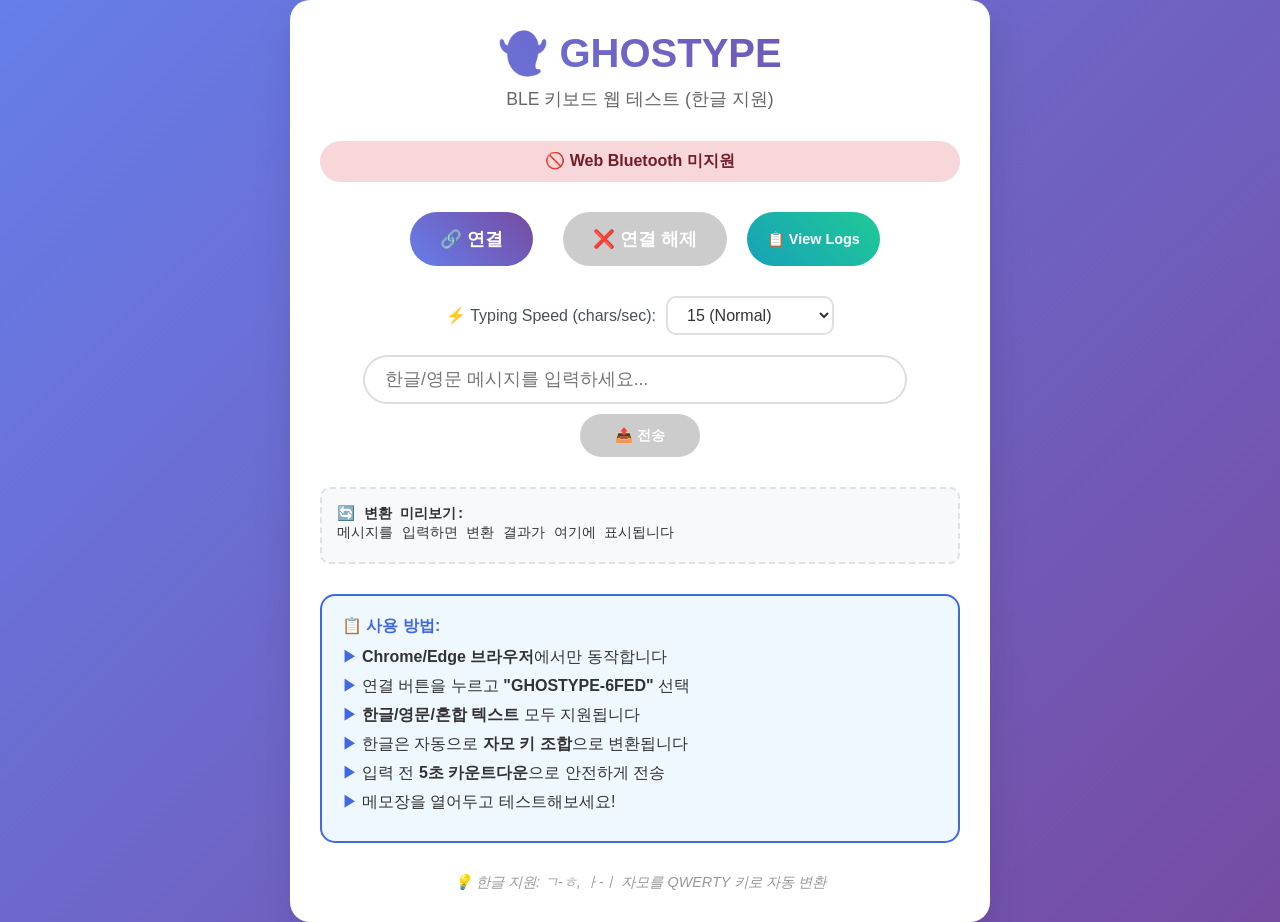
<file: ghosType/Front/index-refactored.html>
<!DOCTYPE html>
<html lang="ko">
<head>
    <meta charset="UTF-8">
    <meta name="viewport" content="width=device-width, initial-scale=1.0">
    <meta name="description" content="GHOSTYPE BLE Keyboard - Web Bluetooth interface for Korean and English text input">
    <title>GHOSTYPE BLE 테스트 (한글 지원)</title>
    
    <!-- CSS Files -->
    <link rel="stylesheet" href="styles/reset.css">
    <link rel="stylesheet" href="styles/layout.css">
    <link rel="stylesheet" href="styles/components.css">
    <link rel="stylesheet" href="styles/modals.css">
    <link rel="stylesheet" href="styles/responsive.css">
</head>
<body>
    <div class="container" role="main">
        <!-- Header -->
        <header>
            <div class="logo">👻 GHOSTYPE</div>
            <div class="subtitle">BLE 키보드 웹 테스트 (한글 지원)</div>
        </header>

        <!-- Status Display -->
        <div id="status" class="status disconnected" role="status" aria-live="polite">
            🔴 연결 안됨 - 연결 버튼을 클릭하세요
        </div>

        <!-- Connection Controls -->
        <div class="controls" role="group" aria-label="연결 컨트롤">
            <button id="connectBtn" onclick="connectDevice()" aria-label="BLE 디바이스 연결">🔗 연결</button>
            <button id="disconnectBtn" onclick="disconnectDevice()" disabled aria-label="BLE 디바이스 연결 해제">❌ 연결 해제</button>
            <button class="view-logs-btn" onclick="toggleLogModal()" aria-label="연결 로그 보기">📋 View Logs</button>
        </div>

        <!-- Typing Speed Control -->
        <div class="typing-speed-control" role="group" aria-label="타이핑 속도 설정">
            <label for="typingSpeed">⚡ Typing Speed (chars/sec):</label>
            <select id="typingSpeed" onchange="updateTypingSpeed()" aria-label="타이핑 속도 선택">
                <option value="13">13 (Slow)</option>
                <option value="15" selected>15 (Normal)</option>
                <option value="18">18 (Fast)</option>
                <option value="20">20 (Very Fast)</option>
                <option value="25">25 (Ultra Fast)</option>
                <option value="30">30 (Max Speed)</option>
            </select>
        </div>

        <!-- Message Input Area -->
        <div class="message-area">
            <input type="text" id="messageInput" placeholder="한글/영문 메시지를 입력하세요..." onclick="openMessageModal()" aria-label="메시지 입력">
            <button class="send-btn" id="sendBtn" onclick="startCountdown()" disabled aria-label="메시지 전송">📤 전송</button>
        </div>

        <!-- Conversion Preview -->
        <div class="conversion-preview" id="conversionPreview" role="region" aria-label="텍스트 변환 미리보기" aria-live="polite">
            <strong>🔄 변환 미리보기:</strong><br>
            <span id="previewText">메시지를 입력하면 변환 결과가 여기에 표시됩니다</span>
            <div class="protocol-info" id="protocolInfo"></div>
        </div>

        <!-- Keyboard Test Section -->
        <div class="keyboard-test" id="keyboardTest" style="display: none;" role="region" aria-label="키보드 테스트 영역">
            <h4>⌨️ 키보드 테스트:</h4>
            
            <h5>🔤 영문 테스트:</h5>
            <div class="test-buttons" role="group" aria-label="영문 테스트 버튼들">
                <button class="test-btn" onclick="testText('Hello World!')" aria-label="Hello World 텍스트 전송">Hello World!</button>
                <button class="test-btn" onclick="testText('GHOSTYPE Test 123')" aria-label="GHOSTYPE Test 123 전송">영문 테스트</button>
                <button class="test-btn" onclick="testText('The quick brown fox')" aria-label="The quick brown fox 전송">타이핑 연습</button>
                <button class="test-btn" onclick="testText('Programming is fun!')" aria-label="Programming is fun 전송">프로그래밍</button>
            </div>

            <h5>🇰🇷 한글 테스트:</h5>
            <div class="test-buttons" role="group" aria-label="한글 테스트 버튼들">
                <button class="korean-test-btn" onclick="testText('안녕하세요')" aria-label="안녕하세요 전송">안녕하세요</button>
                <button class="korean-test-btn" onclick="testText('테스트입니다')" aria-label="테스트입니다 전송">테스트입니다</button>
                <button class="korean-test-btn" onclick="testText('한글 키보드')" aria-label="한글 키보드 전송">한글 키보드</button>
                <button class="korean-test-btn" onclick="testText('프로그래밍')" aria-label="프로그래밍 전송">프로그래밍</button>
            </div>

            <h5>🌐 혼합 테스트:</h5>
            <div class="test-buttons" role="group" aria-label="한글 영문 혼합 테스트 버튼들">
                <button class="test-btn" onclick="testText('Hello 안녕')">Hello 안녕</button>
                <button class="test-btn" onclick="testText('GHOSTYPE 한글')">GHOSTYPE 한글</button>
                <button class="test-btn" onclick="testText('Programming은 재미있어')">Programming은 재미있어</button>
                <button class="test-btn" onclick="testText('오늘 날씨가 nice하네요')">오늘 날씨가 nice하네요</button>
            </div>

            <h5>🎹 특수 키:</h5>
            <div class="test-buttons" role="group" aria-label="특수 키 테스트 버튼들">
                <button class="special-btn" onclick="testSpecial('enter')" aria-label="Enter 키 전송">Enter</button>
                <button class="special-btn" onclick="testSpecial('tab')" aria-label="Tab 키 전송">Tab</button>
                <button class="special-btn" onclick="testSpecial('space')" aria-label="Space 키 전송">Space</button>
                <button class="special-btn" onclick="testSpecial('backspace')" aria-label="Backspace 키 전송">Backspace</button>
                <button class="special-btn" onclick="testSpecial('ctrl+c')" aria-label="Ctrl+C 명령 전송">Ctrl+C</button>
                <button class="special-btn" onclick="testSpecial('ctrl+v')" aria-label="Ctrl+V 명령 전송">Ctrl+V</button>
            </div>
        </div>

        <!-- Info Box -->
        <div class="info-box">
            <h4>📋 사용 방법:</h4>
            <ul>
                <li><strong>Chrome/Edge 브라우저</strong>에서만 동작합니다</li>
                <li>연결 버튼을 누르고 <strong>"GHOSTYPE-6FED"</strong> 선택</li>
                <li><strong>한글/영문/혼합 텍스트</strong> 모두 지원됩니다</li>
                <li>한글은 자동으로 <strong>자모 키 조합</strong>으로 변환됩니다</li>
                <li>입력 전 <strong>5초 카운트다운</strong>으로 안전하게 전송</li>
                <li>메모장을 열어두고 테스트해보세요!</li>
            </ul>
        </div>

        <!-- Footer -->
        <footer class="footer">
            💡 한글 지원: ㄱ-ㅎ, ㅏ-ㅣ 자모를 QWERTY 키로 자동 변환
        </footer>
    </div>

    <!-- Modals -->
    <!-- Countdown Modal -->
    <div id="countdownModal" class="countdown-modal" style="display: none;">
        <div class="countdown-content">
            <h3>⌨️ 키보드 입력 준비</h3>
            <div class="countdown-number" id="countdownNumber">5</div>
            <div class="countdown-message" id="countdownMessage">메모장에 커서를 놓고 기다리세요...</div>
            <div class="countdown-preview" id="countdownPreview">
                <strong>원본:</strong> <span id="originalText"></span><br>
                <strong>변환:</strong> <span id="convertedText"></span><br>
                <strong>프로토콜:</strong> <span id="protocolText"></span>
            </div>
            <button class="cancel-btn" onclick="cancelCountdown()">❌ 취소</button>
        </div>
    </div>

    <!-- Log Modal -->
    <div id="logModal" class="log-modal" style="display: none;" role="dialog" aria-labelledby="logModalTitle" aria-describedby="logModalBody">
        <div class="log-modal-content">
            <div class="log-modal-header">
                <h3 class="log-modal-title" id="logModalTitle">📋 Connection Logs</h3>
                <button class="log-modal-close" onclick="toggleLogModal()" aria-label="로그 모달 닫기">×</button>
            </div>
            <div class="log-modal-body" id="logModalBody" role="log" aria-live="polite">
                <div class="log-entry log-info">🌐 Web Bluetooth 준비됨 (한글 자모 변환 지원)</div>
            </div>
        </div>
    </div>

    <!-- Message Input Modal -->
    <div id="messageModal" class="message-modal" style="display: none;" role="dialog" aria-labelledby="messageModalTitle">
        <div class="message-modal-content">
            <div class="message-modal-header">
                <h3 class="message-modal-title" id="messageModalTitle">✍️ Message Editor</h3>
            </div>
            <textarea 
                id="messageModalTextarea" 
                class="message-modal-textarea" 
                placeholder="한글/영문 메시지를 입력하세요..."
                aria-label="확장된 메시지 입력 영역"
            ></textarea>
            <div class="message-modal-preview" id="messageModalPreview">
                <strong>🔄 변환 미리보기:</strong><br>
                <span id="modalPreviewText">메시지를 입력하면 변환 결과가 여기에 표시됩니다</span>
                <div class="protocol-info" id="modalProtocolInfo"></div>
            </div>
            <div class="message-modal-footer">
                <button class="cancel-btn" onclick="closeMessageModal()" aria-label="취소">❌ Cancel</button>
                <button class="done-btn" onclick="applyMessageModal()" aria-label="적용">✓ Done</button>
            </div>
        </div>
    </div>

    <!-- JavaScript Files -->
    <script type="module" src="scripts/main.js"></script>
</body>
</html>
</file>
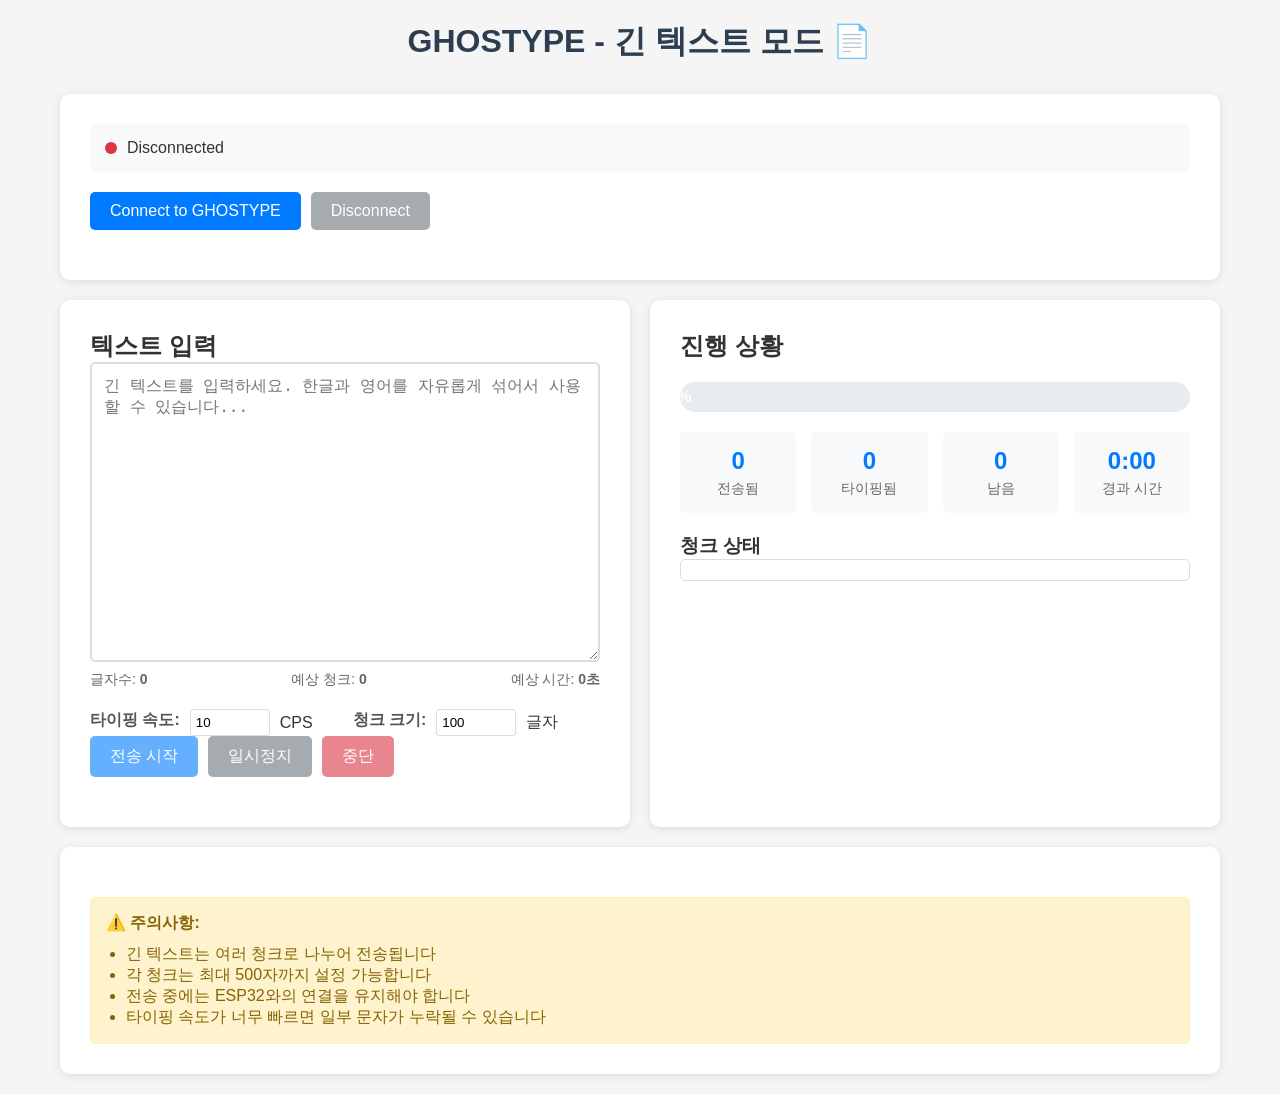
<file: ghosType/js/longtext.html>
<!DOCTYPE html>
<html lang="ko">
<head>
    <meta charset="UTF-8">
    <meta name="viewport" content="width=device-width, initial-scale=1.0">
    <title>GHOSTYPE - Long Text Mode</title>
    <style>
        * {
            box-sizing: border-box;
            margin: 0;
            padding: 0;
        }
        
        body {
            font-family: -apple-system, BlinkMacSystemFont, 'Segoe UI', Roboto, sans-serif;
            background: #f5f5f5;
            color: #333;
            padding: 20px;
            max-width: 1200px;
            margin: 0 auto;
        }
        
        h1 {
            text-align: center;
            color: #2c3e50;
            margin-bottom: 30px;
        }
        
        .container {
            display: grid;
            grid-template-columns: 1fr 1fr;
            gap: 20px;
        }
        
        .panel {
            background: white;
            border-radius: 10px;
            padding: 30px;
            box-shadow: 0 2px 10px rgba(0,0,0,0.1);
        }
        
        .full-width {
            grid-column: 1 / -1;
        }
        
        .status {
            display: flex;
            align-items: center;
            margin-bottom: 20px;
            padding: 15px;
            border-radius: 5px;
            background: #f8f9fa;
        }
        
        .status-indicator {
            width: 12px;
            height: 12px;
            border-radius: 50%;
            margin-right: 10px;
            background: #dc3545;
        }
        
        .status.connected .status-indicator {
            background: #28a745;
        }
        
        .input-group {
            margin-bottom: 20px;
        }
        
        label {
            display: block;
            margin-bottom: 5px;
            font-weight: 600;
            color: #555;
        }
        
        textarea {
            width: 100%;
            min-height: 300px;
            padding: 12px;
            border: 2px solid #ddd;
            border-radius: 5px;
            font-size: 16px;
            resize: vertical;
        }
        
        .text-info {
            display: flex;
            justify-content: space-between;
            margin-top: 5px;
            font-size: 14px;
            color: #666;
        }
        
        .controls {
            display: flex;
            gap: 10px;
            flex-wrap: wrap;
            margin-bottom: 20px;
        }
        
        button {
            padding: 10px 20px;
            border: none;
            border-radius: 5px;
            font-size: 16px;
            cursor: pointer;
            transition: all 0.3s;
        }
        
        .btn-primary {
            background: #007bff;
            color: white;
        }
        
        .btn-danger {
            background: #dc3545;
            color: white;
        }
        
        .btn-secondary {
            background: #6c757d;
            color: white;
        }
        
        button:disabled {
            opacity: 0.6;
            cursor: not-allowed;
        }
        
        .progress-container {
            margin: 20px 0;
        }
        
        .progress-bar {
            width: 100%;
            height: 30px;
            background: #e9ecef;
            border-radius: 15px;
            overflow: hidden;
            position: relative;
        }
        
        .progress-fill {
            height: 100%;
            background: #28a745;
            transition: width 0.3s;
            display: flex;
            align-items: center;
            justify-content: center;
            color: white;
            font-weight: bold;
        }
        
        .stats {
            display: grid;
            grid-template-columns: repeat(4, 1fr);
            gap: 15px;
            margin-top: 20px;
        }
        
        .stat-card {
            text-align: center;
            padding: 15px;
            background: #f8f9fa;
            border-radius: 5px;
        }
        
        .stat-value {
            font-size: 24px;
            font-weight: bold;
            color: #007bff;
        }
        
        .stat-label {
            font-size: 14px;
            color: #666;
            margin-top: 5px;
        }
        
        .chunk-list {
            max-height: 300px;
            overflow-y: auto;
            border: 1px solid #ddd;
            border-radius: 5px;
            padding: 10px;
        }
        
        .chunk-item {
            padding: 8px;
            margin-bottom: 5px;
            background: #f8f9fa;
            border-radius: 3px;
            font-size: 14px;
        }
        
        .chunk-item.completed {
            background: #d4edda;
            color: #155724;
        }
        
        .chunk-item.current {
            background: #cce5ff;
            color: #004085;
        }
        
        .options {
            display: grid;
            grid-template-columns: 1fr 1fr;
            gap: 15px;
            margin-top: 20px;
        }
        
        .option-group {
            display: flex;
            align-items: center;
            gap: 10px;
        }
        
        input[type="number"] {
            width: 80px;
            padding: 5px;
            border: 1px solid #ddd;
            border-radius: 3px;
        }
        
        .warning {
            background: #fff3cd;
            border: 1px solid #ffeeba;
            color: #856404;
            padding: 15px;
            border-radius: 5px;
            margin-top: 20px;
        }
    </style>
</head>
<body>
    <h1>GHOSTYPE - 긴 텍스트 모드 📄</h1>
    
    <div class="container">
        <!-- Connection Panel -->
        <div class="panel full-width">
            <div class="status" id="status">
                <div class="status-indicator"></div>
                <span id="statusText">Disconnected</span>
            </div>
            
            <div class="controls">
                <button id="connectBtn" class="btn-primary">Connect to GHOSTYPE</button>
                <button id="disconnectBtn" class="btn-secondary" disabled>Disconnect</button>
            </div>
        </div>
        
        <!-- Text Input Panel -->
        <div class="panel">
            <h2>텍스트 입력</h2>
            
            <div class="input-group">
                <textarea id="textInput" placeholder="긴 텍스트를 입력하세요. 한글과 영어를 자유롭게 섞어서 사용할 수 있습니다..."></textarea>
                <div class="text-info">
                    <span>글자수: <strong id="charCount">0</strong></span>
                    <span>예상 청크: <strong id="chunkCount">0</strong></span>
                    <span>예상 시간: <strong id="estimatedTime">0초</strong></span>
                </div>
            </div>
            
            <div class="options">
                <div class="option-group">
                    <label>타이핑 속도:</label>
                    <input type="number" id="speedInput" min="1" max="50" value="10">
                    <span>CPS</span>
                </div>
                <div class="option-group">
                    <label>청크 크기:</label>
                    <input type="number" id="chunkSizeInput" min="50" max="500" value="100">
                    <span>글자</span>
                </div>
            </div>
            
            <div class="controls">
                <button id="sendBtn" class="btn-primary" disabled>전송 시작</button>
                <button id="pauseBtn" class="btn-secondary" disabled>일시정지</button>
                <button id="stopBtn" class="btn-danger" disabled>중단</button>
            </div>
        </div>
        
        <!-- Progress Panel -->
        <div class="panel">
            <h2>진행 상황</h2>
            
            <div class="progress-container">
                <div class="progress-bar">
                    <div class="progress-fill" id="progressBar" style="width: 0%">
                        0%
                    </div>
                </div>
            </div>
            
            <div class="stats">
                <div class="stat-card">
                    <div class="stat-value" id="sentChars">0</div>
                    <div class="stat-label">전송됨</div>
                </div>
                <div class="stat-card">
                    <div class="stat-value" id="typedChars">0</div>
                    <div class="stat-label">타이핑됨</div>
                </div>
                <div class="stat-card">
                    <div class="stat-value" id="remainingChars">0</div>
                    <div class="stat-label">남음</div>
                </div>
                <div class="stat-card">
                    <div class="stat-value" id="elapsedTime">0:00</div>
                    <div class="stat-label">경과 시간</div>
                </div>
            </div>
            
            <h3 style="margin-top: 20px;">청크 상태</h3>
            <div class="chunk-list" id="chunkList"></div>
        </div>
        
        <!-- Warning -->
        <div class="panel full-width">
            <div class="warning">
                <strong>⚠️ 주의사항:</strong>
                <ul style="margin-top: 10px; padding-left: 20px;">
                    <li>긴 텍스트는 여러 청크로 나누어 전송됩니다</li>
                    <li>각 청크는 최대 500자까지 설정 가능합니다</li>
                    <li>전송 중에는 ESP32와의 연결을 유지해야 합니다</li>
                    <li>타이핑 속도가 너무 빠르면 일부 문자가 누락될 수 있습니다</li>
                </ul>
            </div>
        </div>
    </div>
    
    <!-- Scripts -->
    <script src="hangulPreprocessor.js"></script>
    <script src="webBLEInterface.js"></script>
    <script src="longTextHandler.js"></script>
    <script>
        // Initialize
        let ble = null;
        let longTextHandler = null;
        let startTime = null;
        let updateTimer = null;
        
        // DOM elements
        const statusEl = document.getElementById('status');
        const statusTextEl = document.getElementById('statusText');
        const connectBtn = document.getElementById('connectBtn');
        const disconnectBtn = document.getElementById('disconnectBtn');
        const textInput = document.getElementById('textInput');
        const sendBtn = document.getElementById('sendBtn');
        const pauseBtn = document.getElementById('pauseBtn');
        const stopBtn = document.getElementById('stopBtn');
        const charCount = document.getElementById('charCount');
        const chunkCount = document.getElementById('chunkCount');
        const estimatedTime = document.getElementById('estimatedTime');
        const speedInput = document.getElementById('speedInput');
        const chunkSizeInput = document.getElementById('chunkSizeInput');
        const progressBar = document.getElementById('progressBar');
        const sentChars = document.getElementById('sentChars');
        const typedChars = document.getElementById('typedChars');
        const remainingChars = document.getElementById('remainingChars');
        const elapsedTime = document.getElementById('elapsedTime');
        const chunkList = document.getElementById('chunkList');
        
        // Initialize on load
        window.addEventListener('DOMContentLoaded', () => {
            ble = new WebBLEInterface();
            longTextHandler = new LongTextHandler(ble);
            
            // Set callbacks
            longTextHandler.onProgress = updateProgress;
            longTextHandler.onComplete = onComplete;
            longTextHandler.onError = onError;
        });
        
        // Connect button
        connectBtn.addEventListener('click', async () => {
            try {
                await ble.connect();
                statusEl.classList.add('connected');
                statusTextEl.textContent = 'Connected to GHOSTYPE';
                connectBtn.disabled = true;
                disconnectBtn.disabled = false;
                sendBtn.disabled = false;
            } catch (error) {
                alert('연결 실패: ' + error.message);
            }
        });
        
        // Disconnect button
        disconnectBtn.addEventListener('click', () => {
            ble.disconnect();
            statusEl.classList.remove('connected');
            statusTextEl.textContent = 'Disconnected';
            connectBtn.disabled = false;
            disconnectBtn.disabled = true;
            sendBtn.disabled = true;
        });
        
        // Text input handler
        textInput.addEventListener('input', () => {
            const text = textInput.value;
            const length = text.length;
            const chunks = Math.ceil(length / parseInt(chunkSizeInput.value));
            const time = longTextHandler.estimateTime(length, parseInt(speedInput.value));
            
            charCount.textContent = length.toLocaleString();
            chunkCount.textContent = chunks;
            estimatedTime.textContent = time.formatted;
        });
        
        // Send button
        sendBtn.addEventListener('click', async () => {
            const text = textInput.value.trim();
            if (!text) {
                alert('텍스트를 입력하세요');
                return;
            }
            
            // Update chunk size
            longTextHandler.CHUNK_SIZE = parseInt(chunkSizeInput.value);
            
            // Start transmission
            sendBtn.disabled = true;
            pauseBtn.disabled = false;
            stopBtn.disabled = false;
            textInput.disabled = true;
            
            startTime = Date.now();
            updateTimer = setInterval(updateElapsedTime, 1000);
            
            try {
                await longTextHandler.sendLongText(text, {
                    speed_cps: parseInt(speedInput.value)
                });
            } catch (error) {
                alert('전송 오류: ' + error.message);
                resetUI();
            }
        });
        
        // Stop button
        stopBtn.addEventListener('click', () => {
            longTextHandler.abort();
            resetUI();
        });
        
        // Progress update callback
        function updateProgress(progress) {
            const percentage = progress.percentage || 0;
            progressBar.style.width = percentage + '%';
            progressBar.textContent = percentage + '%';
            
            sentChars.textContent = progress.sent.toLocaleString();
            typedChars.textContent = progress.typed.toLocaleString();
            remainingChars.textContent = (progress.total - progress.typed).toLocaleString();
        }
        
        // Complete callback
        function onComplete(progress) {
            alert(`전송 완료! 총 ${progress.total.toLocaleString()}자 타이핑됨`);
            resetUI();
        }
        
        // Error callback
        function onError(error) {
            alert('오류 발생: ' + error.message);
            resetUI();
        }
        
        // Update elapsed time
        function updateElapsedTime() {
            if (!startTime) return;
            
            const elapsed = Math.floor((Date.now() - startTime) / 1000);
            const minutes = Math.floor(elapsed / 60);
            const seconds = elapsed % 60;
            elapsedTime.textContent = `${minutes}:${seconds.toString().padStart(2, '0')}`;
        }
        
        // Reset UI
        function resetUI() {
            sendBtn.disabled = false;
            pauseBtn.disabled = true;
            stopBtn.disabled = true;
            textInput.disabled = false;
            
            if (updateTimer) {
                clearInterval(updateTimer);
                updateTimer = null;
            }
            startTime = null;
        }
    </script>
</body>
</html>
</file>
<file: ghosType/Front/styles/layout.css>
/* Layout and Container Styles */
.container {
    background: white;
    border-radius: 20px;
    padding: 30px;
    box-shadow: 0 20px 40px rgba(0,0,0,0.1);
    width: 90%;
    max-width: 700px;
    text-align: center;
}

.message-area {
    margin: 20px 0;
}

.controls {
    display: flex;
    gap: 10px;
    justify-content: center;
    flex-wrap: wrap;
}

/* Header Styles */
.logo {
    font-size: 2.5em;
    font-weight: bold;
    background: linear-gradient(45deg, #667eea, #764ba2);
    -webkit-background-clip: text;
    background-clip: text;
    -webkit-text-fill-color: transparent;
    color: transparent;
    margin-bottom: 10px;
}

.subtitle {
    color: #666;
    margin-bottom: 30px;
    font-size: 1.1em;
}

/* Info Box */
.info-box {
    background: #f0f8ff;
    border: 2px solid #4169e1;
    border-radius: 15px;
    padding: 20px;
    margin: 30px 0;
    text-align: left;
}

.info-box h4 {
    color: #4169e1;
    margin-bottom: 10px;
}

.info-box ul {
    list-style: none;
    padding-left: 20px;
}

.info-box li {
    margin: 8px 0;
    position: relative;
}

.info-box li:before {
    content: "▶";
    position: absolute;
    left: -20px;
    color: #4169e1;
}

/* Footer */
.footer {
    margin-top: 30px;
    color: #999;
    font-size: 0.9em;
    font-style: italic;
}
</file>
<file: ghosType/Front/styles/components.css>
/* Status Component */
.status {
    padding: 10px 20px;
    border-radius: 25px;
    margin: 20px 0;
    font-weight: bold;
    transition: all 0.3s ease;
}

.status.disconnected { background: #f8d7da; color: #721c24; }
.status.connecting { background: #fff3cd; color: #856404; }
.status.connected { background: #d4edda; color: #155724; }

/* Button Styles */
button {
    background: linear-gradient(45deg, #667eea, #764ba2);
    color: white;
    border: none;
    padding: 15px 30px;
    border-radius: 50px;
    font-size: 1.1em;
    font-weight: bold;
    cursor: pointer;
    margin: 10px;
    transition: all 0.3s ease;
    min-width: 120px;
}

button:hover {
    transform: translateY(-2px);
    box-shadow: 0 10px 20px rgba(0,0,0,0.2);
}

button:disabled {
    background: #ccc;
    cursor: not-allowed;
    transform: none;
    box-shadow: none;
}

/* Typing Speed Control */
.typing-speed-control {
    margin: 20px 0;
    display: flex;
    align-items: center;
    justify-content: center;
    gap: 10px;
}

.typing-speed-control label {
    color: #495057;
    font-weight: 500;
}

.typing-speed-control select {
    padding: 8px 15px;
    border-radius: 10px;
    border: 2px solid #e0e0e0;
    background: white;
    color: #333;
    font-size: 1em;
    cursor: pointer;
    transition: all 0.3s ease;
}

.typing-speed-control select:hover {
    border-color: #007bff;
    box-shadow: 0 0 0 3px rgba(0, 123, 255, 0.1);
}

.typing-speed-control select:focus {
    outline: none;
    border-color: #007bff;
    box-shadow: 0 0 0 3px rgba(0, 123, 255, 0.2);
}

/* Input Fields */
input[type="text"] {
    width: 85%;
    padding: 12px 20px;
    border: 2px solid #ddd;
    border-radius: 25px;
    font-size: 1.1em;
    margin-right: 10px;
    transition: all 0.3s ease;
}

input[type="text"]:focus {
    outline: none;
    border-color: #667eea;
}

.send-btn {
    padding: 12px 20px;
    font-size: 0.9em;
}

/* Conversion Preview */
.conversion-preview {
    background: #f8f9fa;
    border: 2px dashed #dee2e6;
    border-radius: 10px;
    padding: 15px;
    margin: 15px 0;
    font-family: 'Courier New', monospace;
    font-size: 0.9em;
    text-align: left;
    min-height: 60px;
    transition: all 0.3s ease;
}

.conversion-preview.korean {
    border-color: #28a745;
    background: #d4edda;
}

.conversion-preview.english {
    border-color: #007bff;
    background: #d1ecf1;
}

.conversion-preview.mixed {
    border-color: #ffc107;
    background: #fff3cd;
}

.protocol-info {
    font-size: 0.8em;
    color: #6c757d;
    margin-top: 5px;
}

/* Test Buttons */
.test-buttons {
    display: flex;
    flex-wrap: wrap;
    gap: 10px;
    justify-content: center;
    margin: 15px 0;
}

.test-btn {
    padding: 8px 16px;
    font-size: 0.9em;
    border-radius: 20px;
    background: linear-gradient(45deg, #28a745, #20c997);
}

.test-btn:hover {
    background: linear-gradient(45deg, #218838, #1ea383);
}

.korean-test-btn {
    background: linear-gradient(45deg, #dc3545, #e83e8c);
}

.korean-test-btn:hover {
    background: linear-gradient(45deg, #c82333, #d91a72);
}

.special-btn {
    background: linear-gradient(45deg, #6f42c1, #e83e8c);
}

.special-btn:hover {
    background: linear-gradient(45deg, #5a2d91, #d91a72);
}

/* Keyboard Test Section */
.keyboard-test {
    margin: 20px 0;
    padding: 20px;
    background: #f8f9fa;
    border-radius: 15px;
    border: 1px solid #dee2e6;
}

.keyboard-test h4 {
    color: #495057;
    margin-bottom: 15px;
}

.keyboard-test h5 {
    color: #6c757d;
    margin: 15px 0 10px;
    font-size: 1em;
}
</file>
<file: ghosType/Front/styles/modals.css>
/* Modal Base Styles */
.modal-overlay {
    position: fixed;
    top: 0;
    left: 0;
    width: 100%;
    height: 100%;
    background: rgba(0, 0, 0, 0.6);
    display: flex;
    justify-content: center;
    align-items: center;
    z-index: 1000;
    backdrop-filter: blur(5px);
}

/* Log Modal */
.log-modal {
    position: fixed;
    top: 0;
    left: 0;
    width: 100%;
    height: 100%;
    background: rgba(0, 0, 0, 0.6);
    display: flex;
    justify-content: center;
    align-items: center;
    z-index: 1001;
    backdrop-filter: blur(5px);
}

.log-modal-content {
    background: white;
    padding: 30px;
    border-radius: 20px;
    box-shadow: 0 30px 60px rgba(0,0,0,0.3);
    max-width: 800px;
    width: 90%;
    max-height: 80vh;
    display: flex;
    flex-direction: column;
    animation: modalSlide 0.3s ease-out;
}

.log-modal-header {
    display: flex;
    justify-content: space-between;
    align-items: center;
    margin-bottom: 20px;
}

.log-modal-title {
    font-size: 1.5em;
    font-weight: bold;
    color: #333;
}

.log-modal-close {
    background: #dc3545;
    color: white;
    border: none;
    width: 35px;
    height: 35px;
    border-radius: 50%;
    font-size: 1.2em;
    cursor: pointer;
    display: flex;
    align-items: center;
    justify-content: center;
    transition: all 0.3s ease;
}

.log-modal-close:hover {
    background: #c82333;
    transform: rotate(90deg);
}

.log-modal-body {
    flex: 1;
    overflow-y: auto;
    background: #f8f9fa;
    border: 1px solid #dee2e6;
    border-radius: 10px;
    padding: 15px;
    font-family: 'Courier New', monospace;
    font-size: 0.9em;
}

.view-logs-btn {
    background: linear-gradient(45deg, #17a2b8, #20c997);
    padding: 10px 20px;
    font-size: 0.9em;
    margin: 10px 0;
}

.view-logs-btn:hover {
    background: linear-gradient(45deg, #138496, #1aa379);
}

.log-entry {
    margin: 5px 0;
    padding: 5px;
    border-radius: 5px;
}

.log-info { background: #d1ecf1; color: #0c5460; }
.log-success { background: #d4edda; color: #155724; }
.log-error { background: #f8d7da; color: #721c24; }
.log-data { background: #fff3cd; color: #856404; }

/* Countdown Modal */
.countdown-modal {
    position: fixed;
    top: 0;
    left: 0;
    width: 100%;
    height: 100%;
    background: rgba(0, 0, 0, 0.8);
    display: flex;
    justify-content: center;
    align-items: center;
    z-index: 1002;
}

.countdown-content {
    background: white;
    padding: 40px;
    border-radius: 20px;
    text-align: center;
    max-width: 500px;
    width: 90%;
    animation: modalSlide 0.3s ease-out;
}

.countdown-content h3 {
    color: #333;
    margin-bottom: 20px;
}

.countdown-number {
    font-size: 4em;
    color: #667eea;
    font-weight: bold;
    margin: 20px 0;
    animation: pulse 1s ease-in-out infinite;
}

.countdown-message {
    color: #666;
    font-size: 1.1em;
    margin: 20px 0;
}

.countdown-preview {
    background: #f8f9fa;
    padding: 15px;
    border-radius: 10px;
    margin: 20px 0;
    text-align: left;
    font-family: 'Courier New', monospace;
    font-size: 0.9em;
}

.cancel-btn {
    background: linear-gradient(45deg, #dc3545, #c82333);
    padding: 10px 30px;
    font-size: 0.9em;
}

/* Message Modal */
.message-modal {
    position: fixed;
    top: 0;
    left: 0;
    width: 100%;
    height: 100%;
    background: rgba(0, 0, 0, 0.7);
    display: flex;
    justify-content: center;
    align-items: center;
    z-index: 1003;
}

.message-modal-content {
    background: white;
    padding: 30px;
    border-radius: 20px;
    box-shadow: 0 30px 60px rgba(0,0,0,0.3);
    max-width: 600px;
    width: 90%;
    animation: modalSlide 0.3s ease-out;
}

.message-modal-header {
    margin-bottom: 20px;
}

.message-modal-title {
    font-size: 1.5em;
    font-weight: bold;
    color: #333;
}

.message-modal-textarea {
    width: 100%;
    min-height: 150px;
    padding: 15px;
    border: 2px solid #ddd;
    border-radius: 10px;
    font-size: 1.1em;
    resize: vertical;
    font-family: 'Segoe UI', Tahoma, Geneva, Verdana, sans-serif;
}

.message-modal-textarea:focus {
    outline: none;
    border-color: #667eea;
}

.message-modal-preview {
    background: #f8f9fa;
    padding: 15px;
    border-radius: 10px;
    margin: 15px 0;
    font-family: 'Courier New', monospace;
    font-size: 0.9em;
    min-height: 60px;
}

.message-modal-footer {
    display: flex;
    justify-content: flex-end;
    gap: 10px;
    margin-top: 20px;
}

.done-btn {
    background: linear-gradient(45deg, #28a745, #20c997);
    padding: 10px 30px;
    font-size: 0.9em;
}

/* Animations */
@keyframes pulse {
    0% { transform: scale(1); opacity: 1; }
    50% { transform: scale(1.05); opacity: 0.8; }
    100% { transform: scale(1); opacity: 1; }
}

@keyframes modalSlide {
    from {
        opacity: 0;
        transform: translateY(-50px);
    }
    to {
        opacity: 1;
        transform: translateY(0);
    }
}

/* History Modal */
.history-modal {
    position: fixed;
    top: 0;
    left: 0;
    width: 100%;
    height: 100%;
    background: rgba(0, 0, 0, 0.7);
    display: flex;
    justify-content: center;
    align-items: center;
    z-index: 1004;
}

.history-modal-content {
    background: white;
    padding: 30px;
    border-radius: 20px;
    box-shadow: 0 30px 60px rgba(0,0,0,0.3);
    max-width: 700px;
    width: 90%;
    max-height: 80vh;
    display: flex;
    flex-direction: column;
    animation: modalSlide 0.3s ease-out;
}

.history-modal-header {
    display: flex;
    justify-content: space-between;
    align-items: center;
    margin-bottom: 20px;
}

.history-modal-title {
    font-size: 1.5em;
    font-weight: bold;
    color: #333;
}

.history-modal-close {
    background: #dc3545;
    color: white;
    border: none;
    width: 35px;
    height: 35px;
    border-radius: 50%;
    font-size: 1.2em;
    cursor: pointer;
    display: flex;
    align-items: center;
    justify-content: center;
    transition: all 0.3s ease;
}

.history-modal-close:hover {
    background: #c82333;
    transform: rotate(90deg);
}

.history-search {
    width: 100%;
    padding: 12px;
    border: 2px solid #ddd;
    border-radius: 10px;
    font-size: 1em;
    margin-bottom: 15px;
    transition: border-color 0.3s ease;
}

.history-search:focus {
    outline: none;
    border-color: #667eea;
}

.history-stats {
    display: flex;
    justify-content: space-between;
    background: #f8f9fa;
    padding: 10px 15px;
    border-radius: 10px;
    margin-bottom: 15px;
    font-size: 0.9em;
    color: #666;
}

.history-list {
    flex: 1;
    overflow-y: auto;
    max-height: 400px;
    border: 1px solid #dee2e6;
    border-radius: 10px;
    padding: 10px;
}

.history-item {
    display: flex;
    justify-content: space-between;
    align-items: center;
    padding: 12px;
    border-bottom: 1px solid #eee;
    cursor: pointer;
    transition: background-color 0.3s ease;
}

.history-item:hover {
    background-color: #f8f9fa;
}

.history-item:last-child {
    border-bottom: none;
}

.history-item-content {
    flex: 1;
}

.history-item-message {
    font-weight: bold;
    color: #333;
    margin-bottom: 5px;
}

.history-item-details {
    font-size: 0.8em;
    color: #666;
}

.history-item-actions {
    display: flex;
    gap: 5px;
}

.history-item-use {
    background: #667eea;
    color: white;
    border: none;
    padding: 5px 10px;
    border-radius: 5px;
    font-size: 0.8em;
    cursor: pointer;
    transition: background-color 0.3s ease;
}

.history-item-use:hover {
    background: #5a67d8;
}

.history-item-delete {
    background: #dc3545;
    color: white;
    border: none;
    padding: 5px 8px;
    border-radius: 5px;
    font-size: 0.8em;
    cursor: pointer;
    transition: background-color 0.3s ease;
}

.history-item-delete:hover {
    background: #c82333;
}

.history-empty {
    text-align: center;
    color: #666;
    padding: 40px;
    font-style: italic;
}

.history-modal-footer {
    display: flex;
    justify-content: space-between;
    gap: 10px;
    margin-top: 20px;
}

.history-clear-btn {
    background: linear-gradient(45deg, #dc3545, #c82333);
    color: white;
    border: none;
    padding: 10px 20px;
    border-radius: 10px;
    font-size: 0.9em;
    cursor: pointer;
    transition: all 0.3s ease;
}

.history-clear-btn:hover {
    background: linear-gradient(45deg, #c82333, #a71e2a);
}

.history-export-btn {
    background: linear-gradient(45deg, #28a745, #20c997);
    color: white;
    border: none;
    padding: 10px 20px;
    border-radius: 10px;
    font-size: 0.9em;
    cursor: pointer;
    transition: all 0.3s ease;
}

.history-export-btn:hover {
    background: linear-gradient(45deg, #1e7e34, #1aa379);
}
</file>
<file: ghosType/Front/styles/responsive.css>
/* Responsive Design */
@media (max-width: 600px) {
    .container {
        width: 95%;
        padding: 20px;
    }

    .logo {
        font-size: 2em;
    }

    .subtitle {
        font-size: 1em;
    }

    button {
        padding: 10px 20px;
        font-size: 1em;
        margin: 5px;
    }

    input[type="text"] {
        width: 100%;
        margin-right: 0;
        margin-bottom: 10px;
    }

    .message-area {
        display: flex;
        flex-direction: column;
    }

    .send-btn {
        width: 100%;
        margin-top: 10px;
    }

    .test-btn, .korean-test-btn, .special-btn {
        padding: 6px 12px;
        font-size: 0.8em;
    }

    .message-modal-content {
        padding: 20px;
        width: 95%;
    }

    .message-modal-textarea {
        min-height: 200px;
        font-size: 1em;
    }

    .log-modal-content {
        padding: 20px;
        width: 95%;
    }

    .typing-speed-control {
        flex-direction: column;
        gap: 5px;
    }

    .typing-speed-control select {
        width: 200px;
    }
}
</file>
